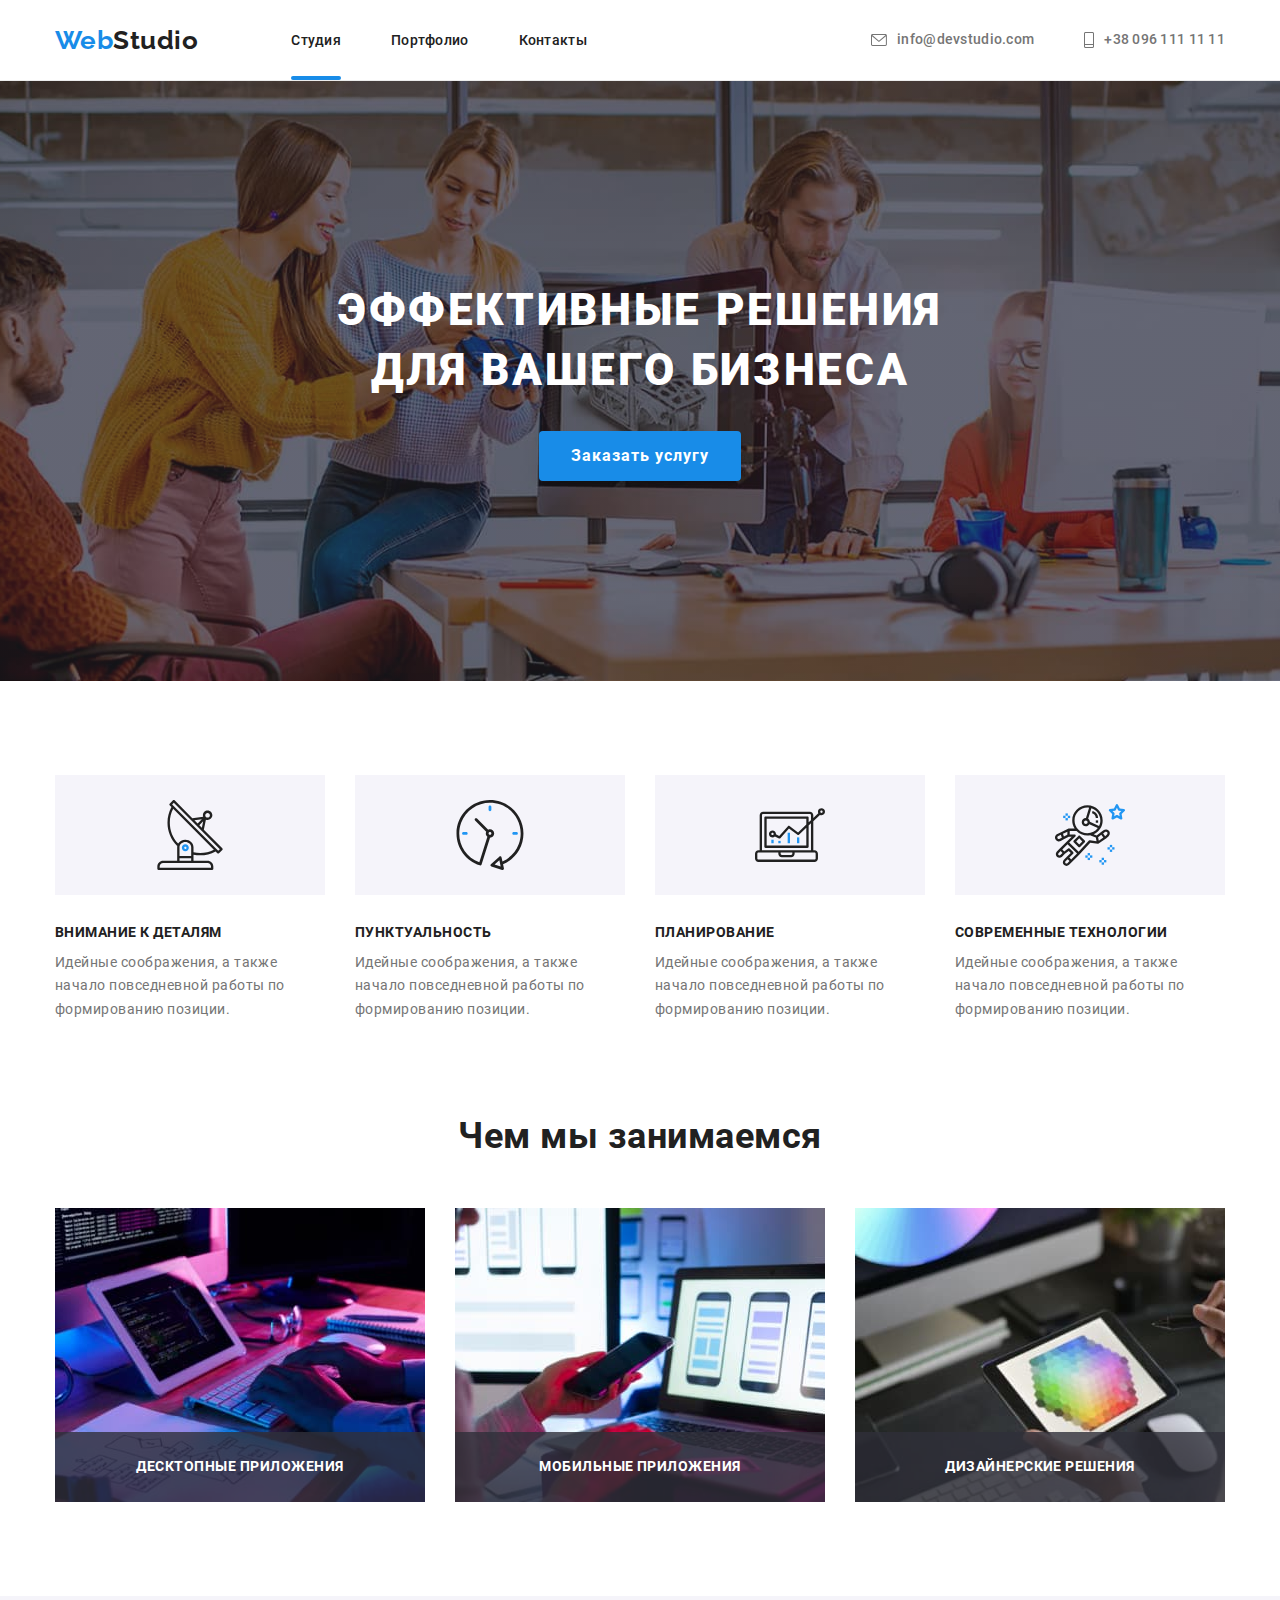
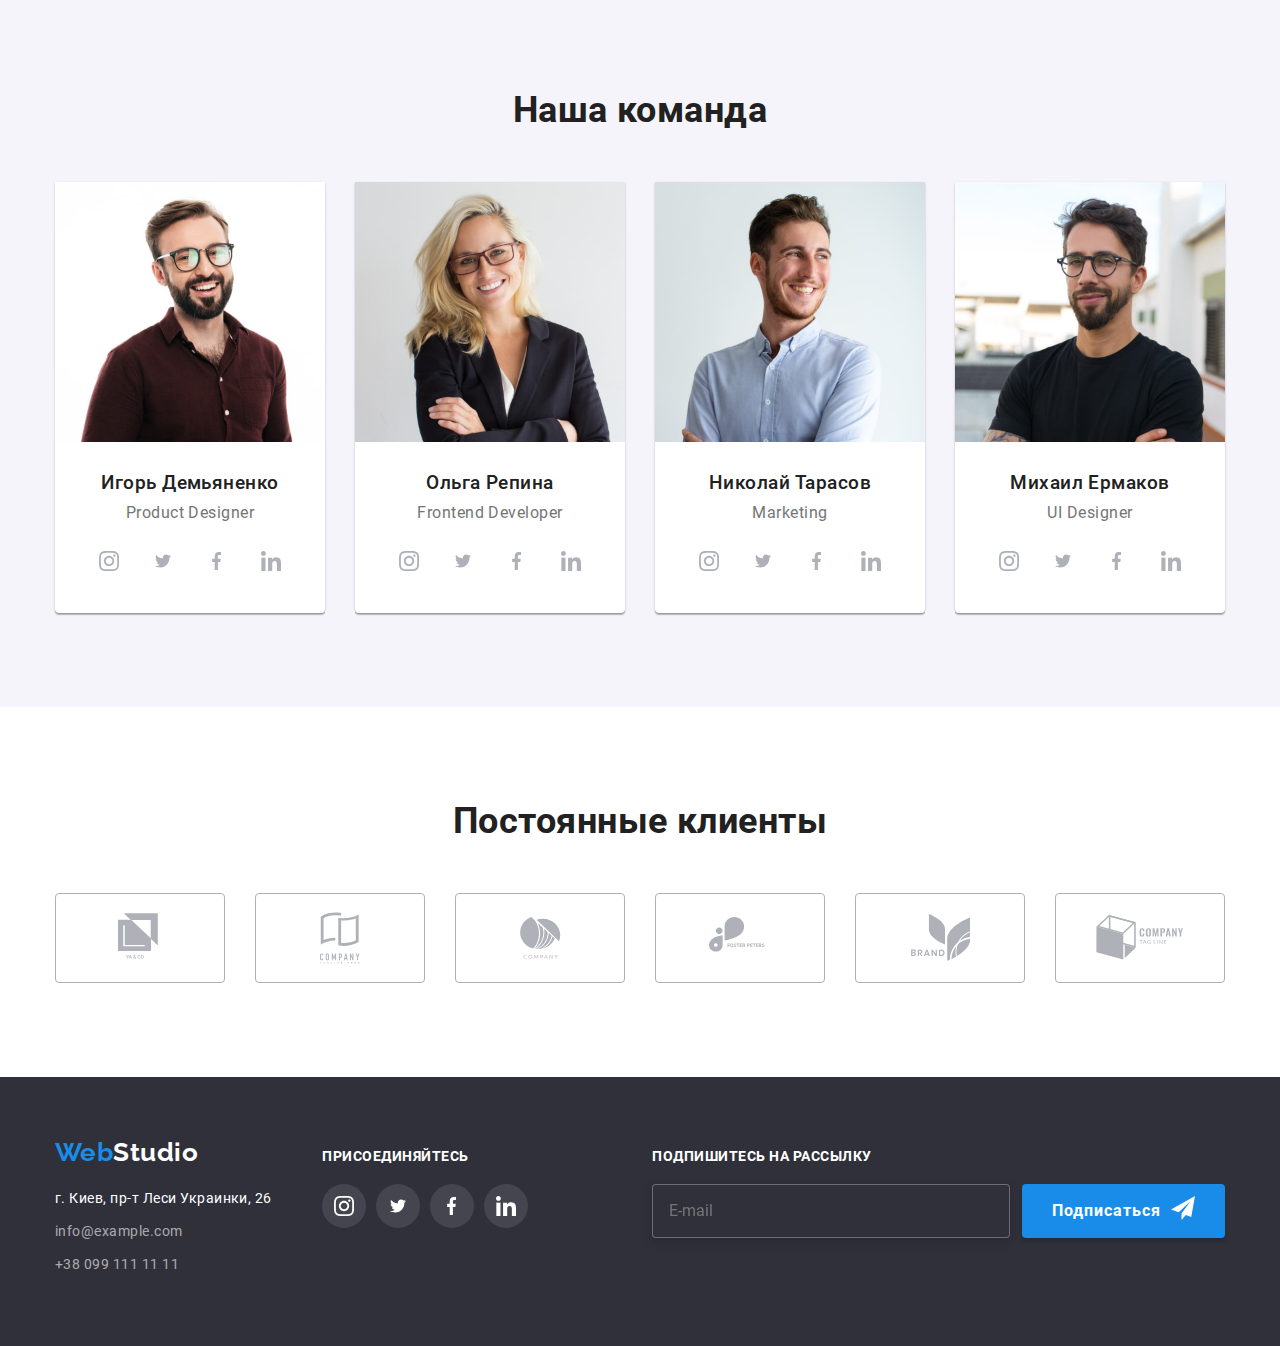
<file: index.html>
<!DOCTYPE html>
<html lang="ru">
  <head>
    <meta charset="UTF-8" />
    <meta name="viewport" content="width=device-width, initial-scale=1.0" />
    <title>Studio</title>
    <link rel="stylesheet" href="./css/main.min.css"/>
  </head>
  <body>
    <header class="page-header">
      <div class="container">
        <div class="page-header__flex">
          <a class="logo link" href="#">
            <span class="logo__web">Web</span>
            <span class="logo__studio">Studio</span>
          </a>
          <nav>
            <ul class="page-header__nav-list list">
              <li class="page-header__nav-item">
                <a class="page-header__nav-link page-header__nav-link--current link" href="#">Студия</a>
              </li>
              <li class="page-header__nav-item">
                <a class="page-header__nav-link link" href="./portfolio.html">Портфолио</a>
              </li>
              <li class="page-header__nav-item">
                <a class="page-header__nav-link link" href="#">Контакты</a>
              </li>
            </ul>
          </nav>
          <div class="page-header__contact">
            <a class="page-header__link link" href="meilto:info@devstudio.com">
              <svg class="page-header__logo" width="16" height="12">
                <use href="./img/sprite.svg#meil"></use>
              </svg>
              info@devstudio.com
            </a>
            <a class="page-header__link link" href="tel:+380961111111">
              <svg class="page-header__logo" width="10" height="16">
                <use href="./img/sprite.svg#phone"></use>
              </svg>
              +38 096 111 11 11
            </a>
          </div>
        </div>
      </div>
    </header>
    <main>
      <!-- hero -->
      <section class="hero">
        <h1 class="hero__title">Эффективные решения для вашего бизнеса</h1>
        <button data-modal-open class="hero__button" type="button">
          Заказать услугу
        </button>
      </section>
      <!-- cильные стороны -->
      <section class="section advantages">
        <div class="container">
          <h2 class="advantages__title advantages__title--hidden title">сильные стороны</h2>
          <ul class="advantages__list list">
            <li class="advantages__item">
              <div class="advantages__card">
                <svg width="70" height="70">
                  <use href="./img/sprite.svg#antenna"></use>
                </svg>
              </div>
              <h3 class="advantages__sub-title">Внимание к деталям</h3>
              <p class="advantages__text">
                Идейные соображения, а также начало повседневной работы по
                формированию позиции.
              </p>
            </li>
            <li class="advantages__item">
              <div class="advantages__card">
                <svg width="70" height="70">
                  <use href="./img/sprite.svg#clock"></use>
                </svg>
              </div>
              <h3 class="advantages__sub-title">Пунктуальность</h3>
              <p class="advantages__text">
                Идейные соображения, а также начало повседневной работы по
                формированию позиции.
              </p>
            </li>
            <li class="advantages__item">
              <div class="advantages__card">
                <svg width="70" height="70">
                  <use href="./img/sprite.svg#diagram"></use>
                </svg>
              </div>
              <h3 class="advantages__sub-title">Планирование</h3>
              <p class="advantages__text">
                Идейные соображения, а также начало повседневной работы по
                формированию позиции.
              </p>
            </li>
            <li class="advantages__item">
              <div class="advantages__card">
                <svg width="70" height="70">
                  <use href="./img/sprite.svg#astronaut"></use>
                </svg>
              </div>
              <h3 class="advantages__sub-title">Современные технологии</h3>
              <p class="advantages__text">
                Идейные соображения, а также начало повседневной работы по
                формированию позиции.
              </p>
            </li>
          </ul>
        </div>
      </section>

      <!-- Чем занимемся -->
      <section class="section job">
        <div class="container">
          <h2 class="title">Чем мы занимаемся</h2>
          <ul class="job__list list">
            <li class="job__item">
              <div class="job__img">
                <a href="#">
                  <img src="./img/box1.jpg" alt="пишем код" width="370"/>
                </a>
                <div class="job__img-title">
                  <h3 class="job__sub-title">Десктопные приложения</h3>
                </div>
              </div>
            </li>
            <li class="job__item">
              <div class="job__img">
                <a href="#">
                  <img
                    src="./img/box2.jpg"
                    alt="оптимизируем под моб.приложение"
                    width="370"/>
                </a>
                <div class="job__img-title">
                  <h3 class="job__sub-title">Мобильные приложения</h3>
                </div>
              </div>
            </li>
            <li class="job__item">
              <div class="job__img">
                <a href="#"
                  ><img src="./img/box3.jpg" alt="выбираем палитру" width="370"
                /></a>
                <div class="job__img-title">
                  <h3 class="job__sub-title">Дизайнерские решения</h3>
                </div>
              </div>
            </li>
          </ul>
        </div>
      </section>

      <!-- команда -->
      <section class="section team">
        <div class="container">
          <h2 class="title">Наша команда</h2>
          <ul class="team__list list">
            <li class="team-card">
              <img
                class="team-card__foto"
                src="./img/team1.jpg"
                alt="дизайнер проекта"
                width="270"
              />
              <h3 class="team-card__sub-title">Игорь Демьяненко</h3>
              <p leng="en" class="team-card__text">Product Designer</p>
              <ul class="social-icon list">
                <li class="social-icon__item">
                  <a class="social-icon__link" href="#">
                    <svg width="20" height="20">
                      <use href="./img/sprite.svg#instagram"></use>
                    </svg>
                  </a>
                </li>
                <li class="social-icon__item">
                  <a class="social-icon__link" href="#">
                    <svg width="20" height="16">
                      <use href="./img/sprite.svg#twitter"></use>
                    </svg>
                  </a>
                </li>
                <li class="social-icon__item">
                  <a class="social-icon__link" href="#">
                    <svg width="10" height="20">
                      <use href="./img/sprite.svg#facebook"></use>
                    </svg>
                  </a>
                </li>
                <li class="social-icon__item">
                  <a class="social-icon__link" href="#">
                    <svg width="20" height="20">
                      <use href="./img/sprite.svg#linkedin"></use>
                    </svg>
                  </a>
                </li>
              </ul>
            </li>
            <li class="team-card">
              <img
                class="team-card__foto"
                src="./img/team2.jpg"
                alt="разработчки сайта"
                width="270"
              />
              <h3 class="team-card__sub-title">Ольга Репина</h3>
              <p leng="en" class="team-card__text">Frontend Developer</p>
              <ul class="social-icon list">
                <li class="social-icon__item">
                  <a class="social-icon__link" href="#">
                    <svg width="20" height="20">
                      <use href="./img/sprite.svg#instagram"></use>
                    </svg>
                  </a>
                </li>
                <li class="social-icon__item">
                  <a class="social-icon__link" href="#">
                    <svg width="20" height="16">
                      <use href="./img/sprite.svg#twitter"></use>
                    </svg>
                  </a>
                </li>
                <li class="social-icon__item">
                  <a class="social-icon__link" href="#">
                    <svg width="10" height="20">
                      <use href="./img/sprite.svg#facebook"></use>
                    </svg>
                  </a>
                </li>
                <li class="social-icon__item">
                  <a class="social-icon__link" href="#">
                    <svg width="20" height="20">
                      <use href="./img/sprite.svg#linkedin"></use>
                    </svg>
                  </a>
                </li>
              </ul>
            </li>
            <li class="team-card">
              <img
                class="team-card__foto"
                src="./img/team3.jpg"
                alt="маркетолог"
                width="270"
              />
              <h3 class="team-card__sub-title">Николай Тарасов</h3>
              <p leng="en" class="team-card__text">Marketing</p>
              <ul class="social-icon list">
                <li class="social-icon__item">
                  <a class="social-icon__link" href="#">
                    <svg width="20" height="20">
                      <use href="./img/sprite.svg#instagram"></use>
                    </svg>
                  </a>
                </li>
                <li class="social-icon__item">
                  <a class="social-icon__link" href="#">
                    <svg width="20" height="16">
                      <use href="./img/sprite.svg#twitter"></use>
                    </svg>
                  </a>
                </li>
                <li class="social-icon__item">
                  <a class="social-icon__link" href="#">
                    <svg width="10" height="20">
                      <use href="./img/sprite.svg#facebook"></use>
                    </svg>
                  </a>
                </li>
                <li class="social-icon__item">
                  <a class="social-icon__link" href="#">
                    <svg width="20" height="20">
                      <use href="./img/sprite.svg#linkedin"></use>
                    </svg>
                  </a>
                </li>
              </ul>
            </li>
            <li class="team-card">
              <img
                class="team-card__foto"
                src="./img/team4.jpg"
                alt="младший д"
                width="270"
              />
              <h3 class="team-card__sub-title">Михаил Ермаков</h3>
              <p leng="en" class="team-card__text">UI Designer</p>
              <ul class="social-icon list">
                <li class="social-icon__item">
                  <a class="social-icon__link" href="#">
                    <svg width="20" height="20">
                      <use href="./img/sprite.svg#instagram"></use>
                    </svg>
                  </a>
                </li>
                <li class="social-icon__item">
                  <a class="social-icon__link" href="#">
                    <svg width="20" height="16">
                      <use href="./img/sprite.svg#twitter"></use>
                    </svg>
                  </a>
                </li>
                <li class="social-icon__item">
                  <a class="social-icon__link" href="#">
                    <svg width="10" height="20">
                      <use href="./img/sprite.svg#facebook"></use>
                    </svg>
                  </a>
                </li>
                <li class="social-icon__item">
                  <a class="social-icon__link" href="#">
                    <svg width="20" height="20">
                      <use href="./img/sprite.svg#linkedin"></use>
                    </svg>
                  </a>
                </li>
              </ul>
            </li>
          </ul>
        </div>
      </section>

      <!-- наши клиенты  -->
      <section class="section our-clients">
        <div class="container">
          <h2 class="title">Постоянные клиенты</h2>
          <ul class="our-clients__list list">
            <li class="our-clients__item">
              <a class="our-clients__link" href="#">
                <svg width="44" height="49">
                  <use href="./img/sprite.svg#cmp1"></use>
                </svg>
              </a>
            </li>
            <li class="our-clients__item">
              <a class="our-clients__link" href="#">
                <svg width="40" height="52">
                  <use href="./img/sprite.svg#cmp2"></use>
                </svg>
              </a>
            </li>
            <li class="our-clients__item">
              <a class="our-clients__link" href="#">
                <svg width="41" height="42">
                  <use href="./img/sprite.svg#cmp3"></use>
                </svg>
              </a>
            </li>
            <li class="our-clients__item">
              <a class="our-clients__link" href="#">
                <svg width="79" height="42">
                  <use href="./img/sprite.svg#cmp4"></use>
                </svg>
              </a>
            </li>
            <li class="our-clients__item">
              <a class="our-clients__link" href="#">
                <svg width="59" height="47">
                  <use href="./img/sprite.svg#cmp5"></use>
                </svg>
              </a>
            </li>
            <li class="our-clients__item">
              <a class="our-clients__link" href="#">
                <svg width="88" height="45">
                  <use href="./img/sprite.svg#cmp6"></use>
                </svg>
              </a>
            </li>
          </ul>
        </div>
      </section>
    </main>
    <footer>
      <div class="container footer">
        <div class="footer__info">
          <a class="logo footer__info-logo link" href="#">
            <span class="logo__web">Web</span>
            <span class="logo__studio logo__studio--invers">Studio</span>
          </a>
          <address  class="footer__contact">
            <span class="footer__adress">г. Киев, пр-т Леси Украинки, 26</span
            ><br />
            <a class="footer__link link" href="mailto:info@example.com"
              >info@example.com</a
            ><br />
            <a class="footer__link link" href="tel:+380991111111"
              >+38 099 111 11 11</a
            >
          </address>
        </div>

        <!-- добавление соц-сетей -->
        <div class="footer__social">
          <p class="footer__text">присоединяйтесь</p>
          <ul class="social-icon list">
            <li class="social-icon__item">
              <a class="social-icon__link footer__social--iconcolor footer__social--iconbackcolor" href="#">
                <svg width="20" height="20">
                  <use href="./img/sprite.svg#instagram"></use>
                </svg>
              </a>
            </li>
            <li class="social-icon__item">
              <a class="social-icon__link footer__social--iconcolor footer__social--iconbackcolor" href="#">
                <svg width="20" height="16">
                  <use href="./img/sprite.svg#twitter"></use>
                </svg>
              </a>
            </li>
            <li class="social-icon__item">
              <a class="social-icon__link footer__social--iconcolor footer__social--iconbackcolor" href="#">
                <svg width="10" height="20">
                  <use href="./img/sprite.svg#facebook"></use>
                </svg>
              </a>
            </li>
            <li class="social-icon__item">
              <a class="social-icon__link footer__social--iconcolor footer__social--iconbackcolor" href="#">
                <svg width="20" height="20">
                  <use href="./img/sprite.svg#linkedin"></use>
                </svg>
              </a>
            </li>
          </ul>
        </div>
        <!-- добавление формы -->
        <div class="footer__form">
          <p class="footer__text">Подпишитесь на рассылку</p>
          <form class="footer__form-area">
            <input
              class="footer__mail-input"
              type="email"
              name="E-mail"
              placeholder="E-mail"
            />
            <button class="footer__button" type="submit">
              <p class="footer__button-text">Подписаться</p>
              <svg width="24" height="24">
                <use href="./img/sprite.svg#icon-plain-1"></use>
              </svg>
            </button>
          </form>
        </div>
      </div>
    </footer>

<!-- Модальное окно -->

    <div class="backdrop is-hidden" data-modal>
      <div class="modal">
        <button class="modal__close-button" type="button" data-modal-close>
          <svg width="11" height="11">
            <use href="./img/sprite.svg#close-logo"></use>
          </svg>
        </button>
        <p class="modal__title">Оставьте свои данные, мы вам перезвоним</p>
        <form>
          <div class="modal__field">
            <label class="modal__label" for="username">Имя</label>
            <div class="modal__form">
              <input class="modal__form-input" type="text" name="username" id="username"/>
              <svg class="modal__form-icon" width="12" height="12">
                <use href="./img/sprite.svg#icon-input-1"></use>
              </svg>
            </div>
          </div>
          <div class="modal__field">
            <label class="modal__label" for="phone_number">Телефон</label>
            <div class="modal__form">
              <input class="modal__form-input" type="tel" name="phone_number" id="phone_number"/>
              <svg class="modal__form-icon" width="13" height="13">
                <use href="./img/sprite.svg#icon-input-2"></use>
              </svg>
            </div>
          </div>
          <div class="modal__field">
            <label class="modal__label" for="email">Почта</label>
            <div class="modal__form">
              <input class="modal__form-input" type="email" id="email"/>
              <svg class="modal__form-icon" width="15" height="12">
                <use href="./img/sprite.svg#icon-input-3"></use>
              </svg>
            </div>
          </div>
          <div class="modal__field">
            <label class="modal__label" for="feedback">Комментарий</label>
            <textarea class="modal__textarea" name="feedback" id="feedback" placeholder="Введите текст"></textarea>
          </div>
          <div class="modal__policy">
            <label for="policy" class="modal__policy-lable">
              Соглашаюсь с рассылкой и принимаю
              <a href="#" class="modal__policy-link">Условия договора</a>
              <input class="modal__checkbox" type="checkbox" name="policy" id="policy"/>
              <span class="modal__checkbox-icon"></span>
            </label>
          </div>
          <button type="submit" class="modal__button">Отправить</button>
        </form>
      </div>
    </div>
    <script src="./js/modal.js"></script>
  </body>
</html>
</file>
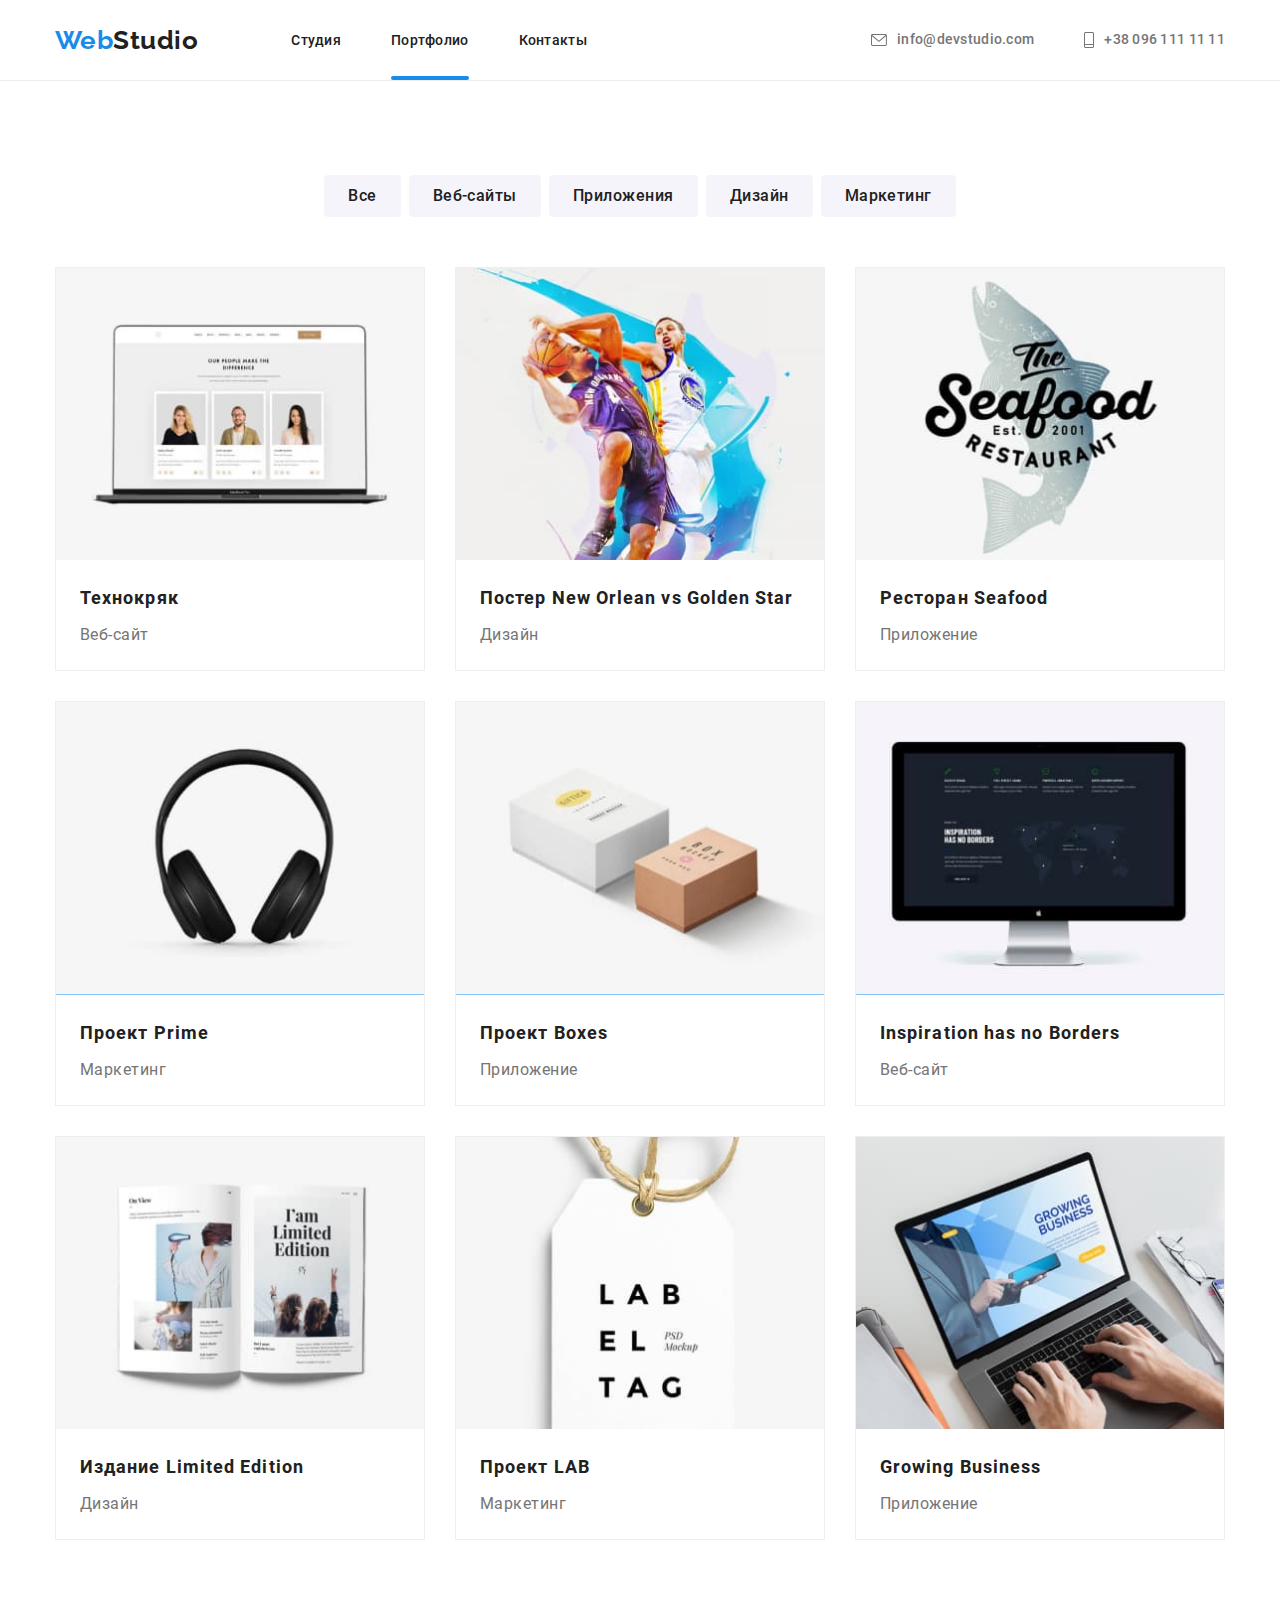
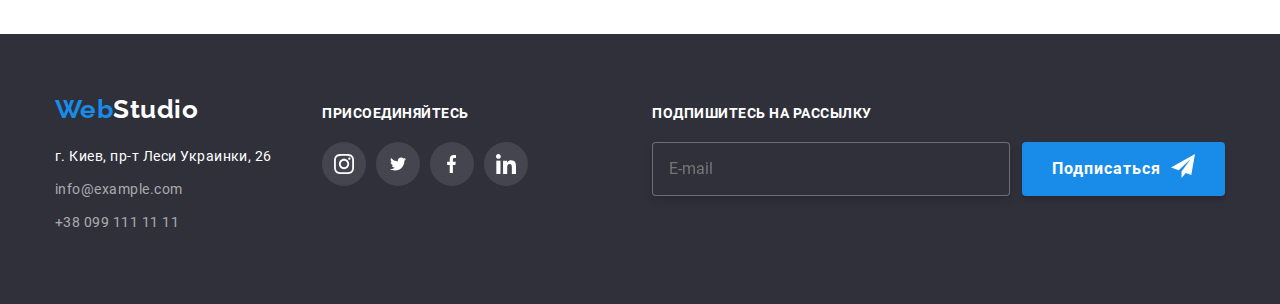
<file: portfolio.html>
<!DOCTYPE html>
<html lang="ru">
<head>
    <meta charset="UTF-8">
    <meta name="viewport" content="width=device-width, initial-scale=1.0">
    <title>Portfolio</title>
    <link rel="stylesheet" href="./css/main.min.css">
</head>
<body>
  <header class="page-header">
    <div class="container">
      <div class="page-header__flex">
        <a class="logo link" href="#">
          <span class="logo__web">Web</span>
          <span class="logo__studio">Studio</span>
        </a>
        <nav>
          <ul class="page-header__nav-list list">
            <li class="page-header__nav-item">
              <a class="page-header__nav-link link" href="./index.html">Студия</a>
            </li>
            <li class="page-header__nav-item">
              <a class="page-header__nav-link page-header__nav-link--current link" href="#">Портфолио</a>
            </li>
            <li class="page-header__nav-item">
              <a class="page-header__nav-link link" href="#">Контакты</a>
            </li>
          </ul>
        </nav>
        <div class="page-header__contact">
          <a class="page-header__link link" href="meilto:info@devstudio.com">
            <svg class="page-header__logo" width="16" height="12">
              <use href="./img/sprite.svg#meil"></use>
            </svg>
            info@devstudio.com
          </a>
          <a class="page-header__link link" href="tel:+380961111111">
            <svg class="page-header__logo" width="10" height="16">
              <use href="./img/sprite.svg#phone"></use>
            </svg>
            +38 096 111 11 11
          </a>
        </div>
      </div>
    </div>
      </header>
    <main>
        <section class="section">
            <div class="container">
                <!-- кнопки -->
                <ul class="portfolio-buttons list">
                    <li class="portfolio-buttons__item"><button type="button" class="portfolio-buttons__button">Все</button></li>
                    <li class="portfolio-buttons__item"><button type="button" class="portfolio-buttons__button">Веб-сайты</button></li>
                    <li class="portfolio-buttons__item"><button type="button" class="portfolio-buttons__button">Приложения</button></li>
                    <li class="portfolio-buttons__item"><button type="button" class="portfolio-buttons__button">Дизайн</button></li>
                    <li class="portfolio-buttons__item"><button type="button" class="portfolio-buttons__button">Маркетинг</button></li>
                </ul>

                <!-- перечень работ  -->
                <ul class="project list">
                    <li class="project__list">
                        <a class="project-card link" href="#">
                            <div class="project-card__top">
                                <img class="project-card__img" src="./img/prj1.jpg" alt="пример веб-сайта"/>
                                <div class="project-card__action">
                                    <p class="project-card__info">Технокряк это современная площадка распространения коронавируса. Компании используют эту платформу для цифрового шпионажа и атак на защищённые сервера конкурентов.</p>
                                </div>
                            </div>
                           <div class="project-card__list">
                                <h3 class="project-card__title">Технокряк</h3>
                                <p class="project-card__text">Веб-сайт</p>
                           </div>
                        </a>
                    </li>
                    <li class="project__list">
                        <a class="project-card link" href="#">
                            <div class="project-card__top">
                                <img class="project-card__img" src="./img/prj2.jpg" alt="дизайн постера"/>
                                <div class="project-card__action">
                                    <p class="project-card__info">Технокряк это современная площадка распространения коронавируса. Компании используют эту платформу для цифрового шпионажа и атак на защищённые сервера конкурентов.</p>
                                </div>
                            </div>
                            <div class="project-card__list">
                                 <h3 class="project-card__title">Постер New Orlean vs Golden Star</h3>
                                 <p class="project-card__text">Дизайн</p>
                            </div>
                         </a>
                    </li>
                    <li class="project__list">
                        <a class="project-card link" href="#">
                            <div class="project-card__top">
                                <img class="project-card__img" src="./img/prj3.jpg" alt="приложение ресторана"/>
                                <div class="project-card__action">
                                    <p class="project-card__info">Технокряк это современная площадка распространения коронавируса. Компании используют эту платформу для цифрового шпионажа и атак на защищённые сервера конкурентов.</p>
                                </div>
                            </div>                       
                            <div class="project-card__list">
                                 <h3 class="project-card__title">Ресторан Seafood</h3>
                                 <p class="project-card__text">Приложение</p>
                            </div>
                         </a>
                    </li>
                    <li class="project__list">
                        <a class="project-card link" href="#">
                            <div class="project-card__top">
                                <img class="project-card__img" src="./img/prj4.jpg" alt="прект маректинг"/>
                                <div class="project-card__action">
                                    <p class="project-card__info">Технокряк это современная площадка распространения коронавируса. Компании используют эту платформу для цифрового шпионажа и атак на защищённые сервера конкурентов.</p>
                                </div>
                            </div>
                            <div class="project-card__list">
                                 <h3 class="project-card__title">Проект Prime</h3>
                                 <p class="project-card__text">Маркетинг</p>
                            </div>
                         </a>
                    </li>
                    <li class="project__list">
                        <a class="project-card link" href="#">
                            <div class="project-card__top">
                                <img class="project-card__img" src="./img/prj5.jpg" alt="приложение коробки"/>
                                <div class="project-card__action">
                                    <p class="project-card__info">Технокряк это современная площадка распространения коронавируса. Компании используют эту платформу для цифрового шпионажа и атак на защищённые сервера конкурентов.</p>
                                </div>
                            </div>           
                            <div class="project-card__list">
                                 <h3 class="project-card__title">Проект Boxes</h3>
                                 <p class="project-card__text">Приложение</p>
                            </div>
                         </a>
                    </li>
                    <li class="project__list">
                        <a class="project-card link" href="#">
                            <div class="project-card__top">
                                <img class="project-card__img" src="./img/prj6.jpg" alt="пример веб-сайта на мониторе"/>
                                <div class="project-card__action">
                                    <p class="project-card__info">Технокряк это современная площадка распространения коронавируса. Компании используют эту платформу для цифрового шпионажа и атак на защищённые сервера конкурентов.</p>
                                </div>
                            </div>   
                            <div class="project-card__list">
                                 <h3 class="project-card__title">Inspiration has no Borders</h3>
                                 <p class="project-card__text">Веб-сайт</p>
                            </div>
                         </a> 
                    </li>
                    <li class="project__list">
                        <a class="project-card link" href="#">
                            <div class="project-card__top">
                                <img class="project-card__img" src="./img/prj7.jpg" alt="дизайн журнала"/>
                                <div class="project-card__action">
                                    <p class="project-card__info">Технокряк это современная площадка распространения коронавируса. Компании используют эту платформу для цифрового шпионажа и атак на защищённые сервера конкурентов.</p>
                                </div>
                            </div>  
                            <div class="project-card__list">
                                 <h3 class="project-card__title">Издание Limited Edition</h3>
                                 <p class="project-card__text">Дизайн</p>
                            </div>
                         </a>
                    </li>
                    <li class="project__list">
                        <a class="project-card link" href="#">
                            <div class="project-card__top">
                                <img class="project-card__img" src="./img/prj8.jpg" alt="маркетинговый проект"/>
                                <div class="project-card__action">
                                    <p class="project-card__info">Технокряк это современная площадка распространения коронавируса. Компании используют эту платформу для цифрового шпионажа и атак на защищённые сервера конкурентов.</p>
                                </div>
                            </div>  
                            <div class="project-card__list">
                                 <h3 class="project-card__title">Проект LAB</h3>
                                 <p class="project-card__text">Маркетинг</p>
                            </div>
                         </a> 
                    </li>
                    <li class="project__list">
                        <a class="project-card link" href="#">
                            <div class="project-card__top">
                                <img class="project-card__img" src="./img/prj9.jpg" alt="пример приложения"/>
                                <div class="project-card__action">
                                    <p class="project-card__info">Технокряк это современная площадка распространения коронавируса. Компании используют эту платформу для цифрового шпионажа и атак на защищённые сервера конкурентов.</p>
                                </div>
                            </div> 
                            <div class="project-card__list">
                                 <h3 class="project-card__title">Growing Business</h3>
                                 <p class="project-card__text">Приложение</p>
                            </div>
                         </a>
                    </li>
                </ul>
            </div>
        </section>
    </main>
    <footer>
        <div class="container footer">
            <div class="footer__info">
              <a class="logo footer__info-logo link" href="#">
                <span class="logo__web">Web</span>
                <span class="logo__studio logo__studio--invers">Studio</span>
              </a>
              <address  class="footer__contact">
                <span class="footer__adress">г. Киев, пр-т Леси Украинки, 26</span
                ><br />
                <a class="footer__link link" href="mailto:info@example.com"
                  >info@example.com</a
                ><br />
                <a class="footer__link link" href="tel:+380991111111"
                  >+38 099 111 11 11</a
                >
              </address>
            </div>
    
            <!-- добавление соц-сетей -->
            <div class="footer__social">
              <p class="footer__text">присоединяйтесь</p>
              <ul class="social-icon list">
                <li class="social-icon__item">
                  <a class="social-icon__link footer__social--iconcolor footer__social--iconbackcolor" href="#">
                    <svg width="20" height="20">
                      <use href="./img/sprite.svg#instagram"></use>
                    </svg>
                  </a>
                </li>
                <li class="social-icon__item">
                  <a class="social-icon__link footer__social--iconcolor footer__social--iconbackcolor" href="#">
                    <svg width="20" height="16">
                      <use href="./img/sprite.svg#twitter"></use>
                    </svg>
                  </a>
                </li>
                <li class="social-icon__item">
                  <a class="social-icon__link footer__social--iconcolor footer__social--iconbackcolor" href="#">
                    <svg width="10" height="20">
                      <use href="./img/sprite.svg#facebook"></use>
                    </svg>
                  </a>
                </li>
                <li class="social-icon__item">
                  <a class="social-icon__link footer__social--iconcolor footer__social--iconbackcolor" href="#">
                    <svg width="20" height="20">
                      <use href="./img/sprite.svg#linkedin"></use>
                    </svg>
                  </a>
                </li>
              </ul>
            </div>
            <!-- добавление формы -->
            <div class="footer__form">
              <p class="footer__text">Подпишитесь на рассылку</p>
              <form class="footer__form-area">
                <input
                  class="footer__mail-input"
                  type="email"
                  name="E-mail"
                  placeholder="E-mail"
                />
                <button class="footer__button" type="submit">
                  <p class="footer__button-text">Подписаться</p>
                  <svg width="24" height="24">
                    <use href="./img/sprite.svg#icon-plain-1"></use>
                  </svg>
                </button>
              </form>
            </div>
          </div>
    </footer>
</body>
</html>
</file>
<file: css/main.min.css>
/*! normalize.css v8.0.1 | MIT License | github.com/necolas/normalize.css */html{line-height:1.15;-webkit-text-size-adjust:100%}body{margin:0}main{display:block}h1{font-size:2em;margin:0.67em 0}hr{-webkit-box-sizing:content-box;box-sizing:content-box;height:0;overflow:visible}pre{font-family:monospace, monospace;font-size:1em}a{background-color:transparent}abbr[title]{border-bottom:none;text-decoration:underline;-webkit-text-decoration:underline dotted;text-decoration:underline dotted}b,strong{font-weight:bolder}code,kbd,samp{font-family:monospace, monospace;font-size:1em}small{font-size:80%}sub,sup{font-size:75%;line-height:0;position:relative;vertical-align:baseline}sub{bottom:-0.25em}sup{top:-0.5em}img{border-style:none}button,input,optgroup,select,textarea{font-family:inherit;font-size:100%;line-height:1.15;margin:0}button,input{overflow:visible}button,select{text-transform:none}button,[type="button"],[type="reset"],[type="submit"]{-webkit-appearance:button}button::-moz-focus-inner,[type="button"]::-moz-focus-inner,[type="reset"]::-moz-focus-inner,[type="submit"]::-moz-focus-inner{border-style:none;padding:0}button:-moz-focusring,[type="button"]:-moz-focusring,[type="reset"]:-moz-focusring,[type="submit"]:-moz-focusring{outline:1px dotted ButtonText}fieldset{padding:0.35em 0.75em 0.625em}legend{-webkit-box-sizing:border-box;box-sizing:border-box;color:inherit;display:table;max-width:100%;padding:0;white-space:normal}progress{vertical-align:baseline}textarea{overflow:auto}[type="checkbox"],[type="radio"]{-webkit-box-sizing:border-box;box-sizing:border-box;padding:0}[type="number"]::-webkit-inner-spin-button,[type="number"]::-webkit-outer-spin-button{height:auto}[type="search"]{-webkit-appearance:textfield;outline-offset:-2px}[type="search"]::-webkit-search-decoration{-webkit-appearance:none}::-webkit-file-upload-button{-webkit-appearance:button;font:inherit}details{display:block}summary{display:list-item}template{display:none}[hidden]{display:none}@font-face{font-family:'Roboto';font-style:normal;font-weight:400;src:url("../fonts/roboto-v20-latin_cyrillic-regular.eot");src:local(""),url("../fonts/roboto-v20-latin_cyrillic-regular.eot?#iefix") format("embedded-opentype"),url("../fonts/roboto-v20-latin_cyrillic-regular.woff2") format("woff2"),url("../fonts/roboto-v20-latin_cyrillic-regular.woff") format("woff"),url("../fonts/roboto-v20-latin_cyrillic-regular.ttf") format("truetype"),url("../fonts/roboto-v20-latin_cyrillic-regular.svg#Roboto") format("svg")}@font-face{font-family:'Roboto';font-style:normal;font-weight:500;src:url("../fonts/roboto-v20-latin_cyrillic-500.eot");src:local(""),url("../fonts/roboto-v20-latin_cyrillic-500.eot?#iefix") format("embedded-opentype"),url("../fonts/roboto-v20-latin_cyrillic-500.woff2") format("woff2"),url("../fonts/roboto-v20-latin_cyrillic-500.woff") format("woff"),url("../fonts/roboto-v20-latin_cyrillic-500.ttf") format("truetype"),url("../fonts/roboto-v20-latin_cyrillic-500.svg#Roboto") format("svg")}@font-face{font-family:'Roboto';font-style:normal;font-weight:700;src:url("../fonts/roboto-v20-latin_cyrillic-700.eot");src:local(""),url("../fonts/roboto-v20-latin_cyrillic-700.eot?#iefix") format("embedded-opentype"),url("../fonts/roboto-v20-latin_cyrillic-700.woff2") format("woff2"),url("../fonts/roboto-v20-latin_cyrillic-700.woff") format("woff"),url("../fonts/roboto-v20-latin_cyrillic-700.ttf") format("truetype"),url("../fonts/roboto-v20-latin_cyrillic-700.svg#Roboto") format("svg")}@font-face{font-family:'Roboto';font-style:normal;font-weight:900;src:url("../fonts/roboto-v20-latin_cyrillic-900.eot");src:local(""),url("../fonts/roboto-v20-latin_cyrillic-900.eot?#iefix") format("embedded-opentype"),url("../fonts/roboto-v20-latin_cyrillic-900.woff2") format("woff2"),url("../fonts/roboto-v20-latin_cyrillic-900.woff") format("woff"),url("../fonts/roboto-v20-latin_cyrillic-900.ttf") format("truetype"),url("../fonts/roboto-v20-latin_cyrillic-900.svg#Roboto") format("svg")}@font-face{font-family:'Raleway';font-style:normal;font-weight:700;src:url("../fonts/raleway-v19-latin_cyrillic-700.eot");src:local(""),url("../fonts/raleway-v19-latin_cyrillic-700.eot?#iefix") format("embedded-opentype"),url("../fonts/raleway-v19-latin_cyrillic-700.woff2") format("woff2"),url("../fonts/raleway-v19-latin_cyrillic-700.woff") format("woff"),url("../fonts/raleway-v19-latin_cyrillic-700.ttf") format("truetype"),url("../fonts/raleway-v19-latin_cyrillic-700.svg#Raleway") format("svg")}html{-webkit-box-sizing:border-box;box-sizing:border-box}*,::after,::before{-webkit-box-sizing:inherit;box-sizing:inherit}body{margin:0px;font-family:"Roboto",sans-serif;letter-spacing:0.03em;background-color:#fff;color:#757575}h1,h2,h3,h4,ul,li,p{margin:0px;padding:0px}textarea{resize:none}.section{padding:94px 0px}.title{margin-bottom:50px;color:#212121;font-weight:700;font-size:36px;line-height:1.16;text-align:center}img{display:block}.container{width:1200px;padding:0px 15px;margin:0px auto}.link{text-decoration:none}.list{list-style:none}footer{padding:60px 0px;background-color:#2f303a}.page-header{border-bottom:1px solid #ececec}.page-header__flex{display:-webkit-box;display:-ms-flexbox;display:flex;-webkit-box-align:center;-ms-flex-align:center;align-items:center}.page-header__nav-list{display:-webkit-box;display:-ms-flexbox;display:flex}.page-header__nav-item:not(:last-child){margin-right:50px}.page-header__nav-link--current{position:relative}.page-header__nav-link--current::after{content:"";position:absolute;bottom:0;left:0;border-radius:2px;width:100%;height:4px;background-color:#188ce8}.page-header__nav-link{position:relative;padding:32px 0px;font-weight:500;font-size:14px;line-height:1.14;letter-spacing:0.02em;color:#212121;-webkit-transition:color 250ms cubic-bezier(0.4, 0, 0.2, 1);transition:color 250ms cubic-bezier(0.4, 0, 0.2, 1)}.page-header__nav-link:hover,.page-header__nav-link:focus{color:#188ce8}.page-header__nav-link::after{content:"";position:absolute;bottom:0;left:0;border-radius:2px;width:100%;height:4px;background-color:#188ce8;-webkit-transform:scaleX(0);transform:scaleX(0);-webkit-transition:-webkit-transform 250ms cubic-bezier(0.4, 0, 0.2, 1);transition:-webkit-transform 250ms cubic-bezier(0.4, 0, 0.2, 1);transition:transform 250ms cubic-bezier(0.4, 0, 0.2, 1);transition:transform 250ms cubic-bezier(0.4, 0, 0.2, 1), -webkit-transform 250ms cubic-bezier(0.4, 0, 0.2, 1)}.page-header__nav-link--current::after,.page-header__nav-link:hover::after,.page-header__nav-link:focus::after{-webkit-transform:scaleX(1);transform:scaleX(1)}.page-header__contact{display:-webkit-box;display:-ms-flexbox;display:flex;margin-left:auto}.page-header__link{display:-webkit-box;display:-ms-flexbox;display:flex;-webkit-box-align:center;-ms-flex-align:center;align-items:center;padding:32px 0;color:#757575;fill:#757575;font-weight:500;font-size:14px;line-height:1.14;letter-spacing:0.02em;-webkit-transition:color,fill 250ms cubic-bezier(0.4, 0, 0.2, 1);transition:color,fill 250ms cubic-bezier(0.4, 0, 0.2, 1)}.page-header__link:not(:last-child){margin-right:50px}.page-header__logo{margin-right:10px}.page-header__link:focus,.page-header__link:hover{color:#188ce8;fill:#188ce8}.logo{font-family:"Raleway",sans-serif;display:-webkit-box;display:-ms-flexbox;display:flex;margin-right:93px;font-weight:700;font-size:26px;line-height:1.19}.logo__web{color:#188ce8}.logo__studio{color:#212121}.logo__studio--invers{color:#fff}.hero{padding:200px 0;text-align:center;max-width:1600px;height:60 0px;margin:0px auto;background-color:#c4c4c4;background-image:-webkit-gradient(linear, left top, left bottom, from(rgba(47,48,58,0.4)), to(rgba(47,48,58,0.4))),url(../img/hero.jpg);background-image:linear-gradient(rgba(47,48,58,0.4), rgba(47,48,58,0.4)),url(../img/hero.jpg);background-position:center;background-size:cover}.hero__title{width:696px;margin:0 auto 30px;font-weight:900;font-size:44px;line-height:1.36;letter-spacing:0.06em;text-transform:uppercase;text-align:center;color:#fff}.hero__button{font-weight:700;font-size:16px;line-height:1.87;letter-spacing:0.06em;cursor:pointer;border-radius:4px;border-style:none;outline:transparent;display:inline-block;text-align:center;padding:10px 32px;color:#fff;background-color:#188ce8;-webkit-box-shadow:0px 4px 4px rgba(0,0,0,0.15);box-shadow:0px 4px 4px rgba(0,0,0,0.15)}.backdrop{position:fixed;top:0;left:0;width:100%;height:100%;background-color:rgba(0,0,0,0.2);opacity:1;-webkit-transition:opacity 250ms cubic-bezier(0.4, 0, 0.2, 1);transition:opacity 250ms cubic-bezier(0.4, 0, 0.2, 1)}.backdrop.is-hidden{opacity:0;pointer-events:none}.modal{height:581px;width:528px;padding:40px 41px;background-color:#fff;position:absolute;top:50%;left:50%;border-radius:4px;-webkit-box-shadow:0px 1px 3px rgba(0,0,0,0.12),0px 1px 1px rgba(0,0,0,0.14),0px 2px 1px rgba(0,0,0,0.2);box-shadow:0px 1px 3px rgba(0,0,0,0.12),0px 1px 1px rgba(0,0,0,0.14),0px 2px 1px rgba(0,0,0,0.2);-webkit-transform:translate(-50%, -50%) scale(1);transform:translate(-50%, -50%) scale(1);-webkit-transition:-webkit-transform 250ms cubic-bezier(0.4, 0, 0.2, 1);transition:-webkit-transform 250ms cubic-bezier(0.4, 0, 0.2, 1);transition:transform 250ms cubic-bezier(0.4, 0, 0.2, 1);transition:transform 250ms cubic-bezier(0.4, 0, 0.2, 1), -webkit-transform 250ms cubic-bezier(0.4, 0, 0.2, 1)}.backdrop.is-hidden .modal{-webkit-transform:translate(-50%, -50%) scale(1.1);transform:translate(-50%, -50%) scale(1.1)}.modal__close-button{position:absolute;top:8px;right:8px;width:30px;height:30px;display:-webkit-box;display:-ms-flexbox;display:flex;-webkit-box-align:center;-ms-flex-align:center;align-items:center;-webkit-box-pack:center;-ms-flex-pack:center;justify-content:center;border:1px solid rgba(0,0,0,0.1);border-radius:50%;background-color:#fff;cursor:pointer;-webkit-transition:fill 250ms cubic-bezier(0.4, 0, 0.2, 1);transition:fill 250ms cubic-bezier(0.4, 0, 0.2, 1)}.modal__close-button:hover{fill:#188ce8}.modal__title{margin-bottom:12px;text-align:center;color:#212121;font-weight:700;font-size:20px;line-height:1.15}.modal__field{display:-webkit-box;display:-ms-flexbox;display:flex;-webkit-box-orient:vertical;-webkit-box-direction:normal;-ms-flex-direction:column;flex-direction:column;margin-bottom:10px}.modal__label{margin-bottom:4px;font-size:12px;line-height:1.16;letter-spacing:0.01em;cursor:pointer}.modal__textarea{margin:0px;padding:0px;padding-top:12px;padding-left:16px;margin-bottom:20px;height:120px;border:1px solid rgba(33,33,33,0.2);-webkit-box-sizing:border-box;box-sizing:border-box;border-radius:4px;cursor:pointer;-webkit-transition:border 250ms cubic-bezier(0.4, 0, 0.2, 1);transition:border 250ms cubic-bezier(0.4, 0, 0.2, 1)}.modal__textarea:focus{border:1px solid #188ce8;outline:none}.modal__textarea::-webkit-input-placeholder{font-size:12px;line-height:1.16;letter-spacing:0.01em;color:rgba(117,117,117,0.5)}.modal__textarea:-ms-input-placeholder{font-size:12px;line-height:1.16;letter-spacing:0.01em;color:rgba(117,117,117,0.5)}.modal__textarea::-ms-input-placeholder{font-size:12px;line-height:1.16;letter-spacing:0.01em;color:rgba(117,117,117,0.5)}.modal__textarea::placeholder{font-size:12px;line-height:1.16;letter-spacing:0.01em;color:rgba(117,117,117,0.5)}.modal__policy{position:relative;display:-webkit-box;display:-ms-flexbox;display:flex;-webkit-box-align:center;-ms-flex-align:center;align-items:center;margin:0px;padding:0px;margin-bottom:30px}.modal__policy-lable{margin-left:35px;font-size:14px;line-height:1.71;cursor:pointer}.modal__policy-link{color:#188ce8}.modal__checkbox{position:absolute;clip:rect(0 0 0 0);width:1px;height:1px;margin:-1px}.modal__checkbox-icon{position:absolute;left:13px;top:50%;-webkit-transform:translateY(-50%);transform:translateY(-50%);display:inline-block;margin-right:7px;width:15px;height:15px;border:2px solid #212121;border-radius:4px;-webkit-transition-duration:250ms;transition-duration:250ms;-webkit-transition-timing-function:cubic-bezier(0.4, 0, 0.2, 1);transition-timing-function:cubic-bezier(0.4, 0, 0.2, 1)}.modal__checkbox:checked+.modal__checkbox-icon{background-color:#188ce8;background-image:url(../img/icon-check.svg);background-size:contain;background-origin:border-box;border-color:#188ce8}.modal__button{display:block;margin:0px auto;padding:10px 55px;text-align:center;background-color:#188ce8;color:#fff;-webkit-box-shadow:0px 4px 4px rgba(0,0,0,0.15);box-shadow:0px 4px 4px rgba(0,0,0,0.15);border-radius:4px;border-color:transparent;cursor:pointer;font-weight:700;font-size:16px;line-height:1.87;text-align:center;letter-spacing:0.06em}.modal__form{position:relative}.modal__form-input{width:100%;height:40px;margin:0px;padding:0px;padding-left:42px;border:1px solid rgba(33,33,33,0.2);-webkit-box-sizing:border-box;box-sizing:border-box;border-radius:4px;cursor:pointer;-webkit-transition:border 250ms cubic-bezier(0.4, 0, 0.2, 1);transition:border 250ms cubic-bezier(0.4, 0, 0.2, 1)}.modal__form-input:focus{border:1px solid #188ce8;outline:none}.modal__form-input:focus+.modal__form-icon{fill:#188ce8}.modal__form-icon{position:absolute;top:50%;left:15px;-webkit-transform:translateY(-50%);transform:translateY(-50%);fill:#212121;-webkit-transition:fill 250ms cubic-bezier(0.4, 0, 0.2, 1);transition:fill 250ms cubic-bezier(0.4, 0, 0.2, 1)}.advantages{padding:94px 0 0}.advantages__title--hidden{position:absolute;clip:rect(0 0 0 0);width:1px;height:1px;margin:-1px}.advantages__list{display:-webkit-box;display:-ms-flexbox;display:flex}.advantages__item:not(:last-child){margin-right:30px}.advantages__card{height:120px;width:270px;margin-bottom:30px;display:-webkit-box;display:-ms-flexbox;display:flex;-webkit-box-align:center;-ms-flex-align:center;align-items:center;-webkit-box-pack:center;-ms-flex-pack:center;justify-content:center;background-color:#f5f4fa}.advantages__sub-title{font-weight:700;font-size:14px;line-height:1.14;margin-bottom:10px;color:#212121;text-transform:uppercase}.advantages__text{font-weight:400;font-size:14px;line-height:1.71}.job__list{display:-webkit-box;display:-ms-flexbox;display:flex}.job__item:not(:last-child){margin-right:30px}.job__img{position:relative}.job__img-title{position:absolute;bottom:0;width:100%;height:70px;background-color:rgba(47,48,58,0.8)}.job__sub-title{padding:27px 0;text-align:center;font-weight:700;font-size:14px;line-height:1.14;text-transform:uppercase;color:#fff}.team{background-color:#f5f4fa}.team__list{display:-webkit-box;display:-ms-flexbox;display:flex}.team-card{display:block;text-align:center;font-size:16px;line-height:1.18;background-color:#fff;-webkit-box-shadow:0px 1px 3px rgba(0,0,0,0.12),0px 1px 1px rgba(0,0,0,0.14),0px 2px 1px rgba(0,0,0,0.2);box-shadow:0px 1px 3px rgba(0,0,0,0.12),0px 1px 1px rgba(0,0,0,0.14),0px 2px 1px rgba(0,0,0,0.2);border-radius:0px 0px 4px 4px}.team-card:not(:last-child){margin-right:30px}.team-card__foto{margin-bottom:30px}.team-card__sub-title{margin-bottom:10px;color:#212121;font-weight:500}.team-card__text{font-weight:400;margin-bottom:16px}.social-icon{display:-webkit-box;display:-ms-flexbox;display:flex;-webkit-box-align:center;-ms-flex-align:center;align-items:center;-webkit-box-pack:center;-ms-flex-pack:center;justify-content:center;margin-bottom:30px}.social-icon__item:not(:last-child){margin-right:10px}.social-icon__link{display:-webkit-box;display:-ms-flexbox;display:flex;-webkit-box-align:center;-ms-flex-align:center;align-items:center;-webkit-box-pack:center;-ms-flex-pack:center;justify-content:center;width:44px;height:44px;border-radius:50%;fill:#afb1b8;-webkit-transition-property:fill, background-color;transition-property:fill, background-color;-webkit-transition-duration:250ms;transition-duration:250ms;-webkit-transition-timing-function:cubic-bezier(0.4, 0, 0.2, 1);transition-timing-function:cubic-bezier(0.4, 0, 0.2, 1)}.social-icon__link:hover,.social-icon__link:focus{background-color:#188ce8;fill:#fff}.our-clients__list{display:-webkit-box;display:-ms-flexbox;display:flex;-webkit-box-align:center;-ms-flex-align:center;align-items:center;-webkit-box-pack:center;-ms-flex-pack:center;justify-content:center}.our-clients__item:not(:last-child){margin-right:30px}.our-clients__link{display:-webkit-box;display:-ms-flexbox;display:flex;-webkit-box-align:center;-ms-flex-align:center;align-items:center;-webkit-box-pack:center;-ms-flex-pack:center;justify-content:center;width:170px;height:90px;border:1px solid #afb1b8;border-radius:4px;fill:#afb1b8;-webkit-transition-property:fill, border;transition-property:fill, border;-webkit-transition-duration:250ms;transition-duration:250ms;-webkit-transition-timing-function:cubic-bezier(0.4, 0, 0.2, 1);transition-timing-function:cubic-bezier(0.4, 0, 0.2, 1)}.our-clients__link:hover,.our-clients__link:focus{fill:#188ce8;border:1px solid #188ce8}.portfolio-buttons{display:-webkit-box;display:-ms-flexbox;display:flex;-webkit-box-align:center;-ms-flex-align:center;align-items:center;-webkit-box-pack:center;-ms-flex-pack:center;justify-content:center;margin-bottom:50px}.portfolio-buttons__item:not(:last-child){margin-right:8px}.portfolio-buttons__button{padding:6px 22px;background-color:#f5f4fa;color:#212121;border-radius:4px;border-color:transparent;cursor:pointer;font-family:inherit;font-weight:500;font-size:16px;line-height:1.62;text-align:center;letter-spacing:0.03em;-webkit-transition-property:background-color, color, -webkit-filter;transition-property:background-color, color, -webkit-filter;transition-property:background-color, color, filter;transition-property:background-color, color, filter, -webkit-filter;-webkit-transition-duration:250ms;transition-duration:250ms;-webkit-transition-timing-function:cubic-bezier(0.4, 0, 0.2, 1);transition-timing-function:cubic-bezier(0.4, 0, 0.2, 1)}.portfolio-buttons__button:focus,.portfolio-buttons__button:hover{color:#fff;background-color:#188ce8;-webkit-filter:drop-shadow(0px 4px 4px rgba(0,0,0,0.25));filter:drop-shadow(0px 4px 4px rgba(0,0,0,0.25))}.project{display:-webkit-box;display:-ms-flexbox;display:flex;-ms-flex-wrap:wrap;flex-wrap:wrap;margin:-30px 0 0 -30px}.project__list{width:370px;border:1px solid #eee;margin:30px 0 0 30px;-ms-flex-preferred-size:calc(100% / 3-30px);flex-basis:calc(100% / 3-30px)}.project-card{display:block;-webkit-transition-property:-webkit-box-shadow;transition-property:-webkit-box-shadow;transition-property:box-shadow;transition-property:box-shadow, -webkit-box-shadow;-webkit-transition-duration:250ms;transition-duration:250ms;-webkit-transition-timing-function:cubic-bezier(0.4, 0, 0.2, 1);transition-timing-function:cubic-bezier(0.4, 0, 0.2, 1)}.project-card:focus,.project-card:hover{-webkit-box-shadow:0px 1px 1px rgba(0,0,0,0.12),0px 4px 4px rgba(0,0,0,0.06),1px 4px 6px rgba(0,0,0,0.16);box-shadow:0px 1px 1px rgba(0,0,0,0.12),0px 4px 4px rgba(0,0,0,0.06),1px 4px 6px rgba(0,0,0,0.16)}.project-card__img{display:block;width:100%;margin:0}.project-card__list{display:block;padding:20px 24px}.project-card__title{color:#212121;margin-bottom:4px;font-weight:700;font-size:18px;line-height:2;letter-spacing:0.06em}.project-card__text{color:#757575;font-size:16px;line-height:1.87}.project-card__top{position:relative;overflow:hidden}.project-card__action{position:absolute;top:0;left:0;width:100%;height:100%;padding:63px 24px;background-color:rgba(33,150,243,0.9);-webkit-transform:translateY(100%);transform:translateY(100%);-webkit-transition:-webkit-transform 250ms cubic-bezier(0.4, 0, 0.2, 1);transition:-webkit-transform 250ms cubic-bezier(0.4, 0, 0.2, 1);transition:transform 250ms cubic-bezier(0.4, 0, 0.2, 1);transition:transform 250ms cubic-bezier(0.4, 0, 0.2, 1), -webkit-transform 250ms cubic-bezier(0.4, 0, 0.2, 1)}.project-card__info{font-size:18px;line-height:1.56;color:#fff}.project__list:hover .project-card__action{-webkit-transform:translateY(0);transform:translateY(0)}.footer{display:-webkit-box;display:-ms-flexbox;display:flex;-webkit-box-align:baseline;-ms-flex-align:baseline;align-items:baseline;-webkit-box-pack:justify;-ms-flex-pack:justify;justify-content:space-between}.footer__info-logo{margin-bottom:20px}.footer__contact{font-style:normal;font-weight:400;font-size:14px;line-height:1.71}.footer__adress{display:inline-block;margin-bottom:9px;color:#fff}.footer__link{display:inline-block;margin-bottom:9px;color:rgba(255,255,255,0.6);-webkit-transition:color 250ms cubic-bezier(0.4, 0, 0.2, 1);transition:color 250ms cubic-bezier(0.4, 0, 0.2, 1)}.footer__link:hover,.footer__link:focus{color:#188ce8}.footer__social{margin-right:93px}.footer__social--iconcolor{fill:#fff}.footer__social--iconbackcolor{background-color:rgba(255,255,255,0.1)}.footer__text{margin-bottom:20px;font-weight:700;font-size:14px;line-height:1.14;text-transform:uppercase;color:#fff}.footer__form-area{display:-webkit-box;display:-ms-flexbox;display:flex}.footer__mail-input{padding:0px;margin:0px;padding-left:16px;margin-right:12px;width:358px;border:1px solid rgba(255,255,255,0.3);-webkit-box-sizing:border-box;box-sizing:border-box;-webkit-filter:drop-shadow(0px 4px 4px rgba(0,0,0,0.15));filter:drop-shadow(0px 4px 4px rgba(0,0,0,0.15));border-radius:4px;background-color:#2f303a;color:#fff;-webkit-transition:border 250ms cubic-bezier(0.4, 0, 0.2, 1);transition:border 250ms cubic-bezier(0.4, 0, 0.2, 1)}.footer__mail-input:focus{border:1px solid #188ce8;outline:none}.footer__button{padding:10px 28px;background-color:#188ce8;color:#fff;fill:#fff;font-weight:700;font-size:16px;line-height:1.87;text-align:center;letter-spacing:0.06em;display:-webkit-box;display:-ms-flexbox;display:flex;-webkit-box-shadow:0px 4px 4px rgba(0,0,0,0.15);box-shadow:0px 4px 4px rgba(0,0,0,0.15);border-radius:4px;border-color:transparent;cursor:pointer}.footer__button-text{margin-right:10px}
/*# sourceMappingURL=main.min.css.map */
</file>
